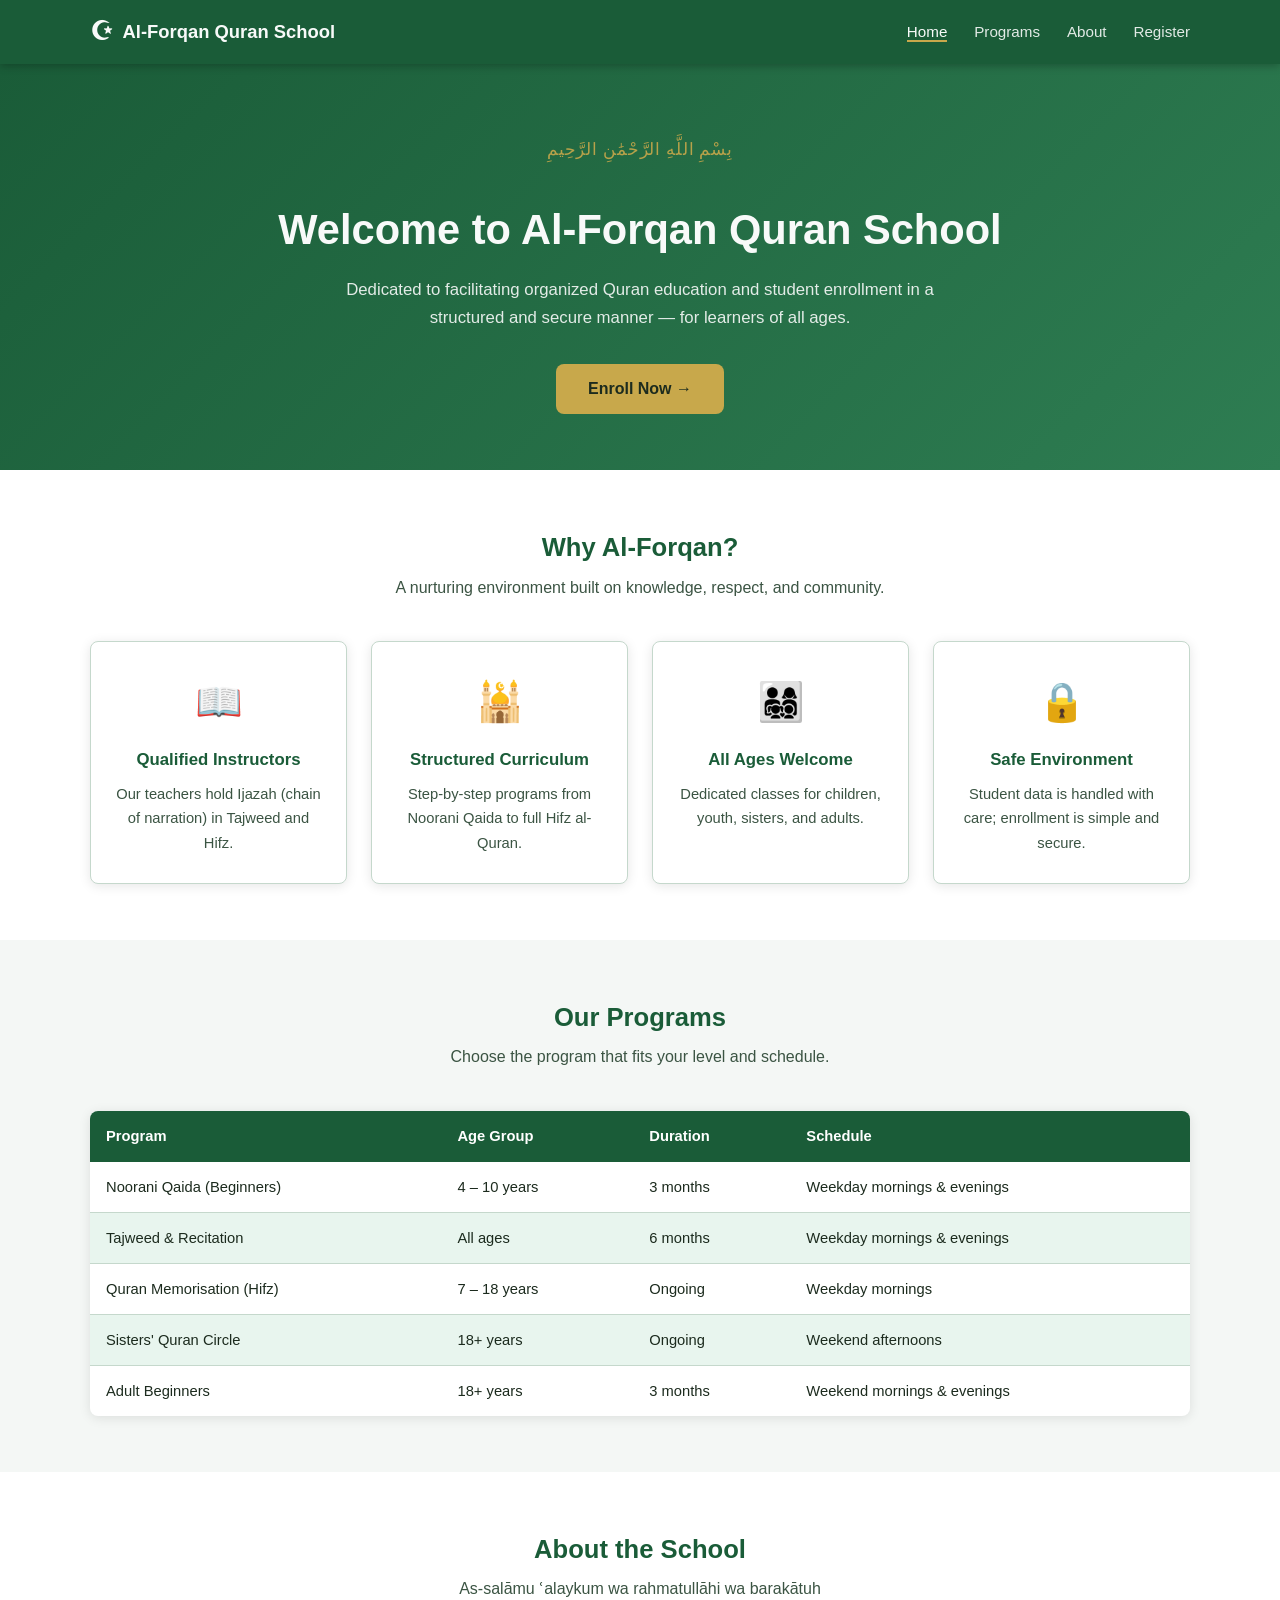
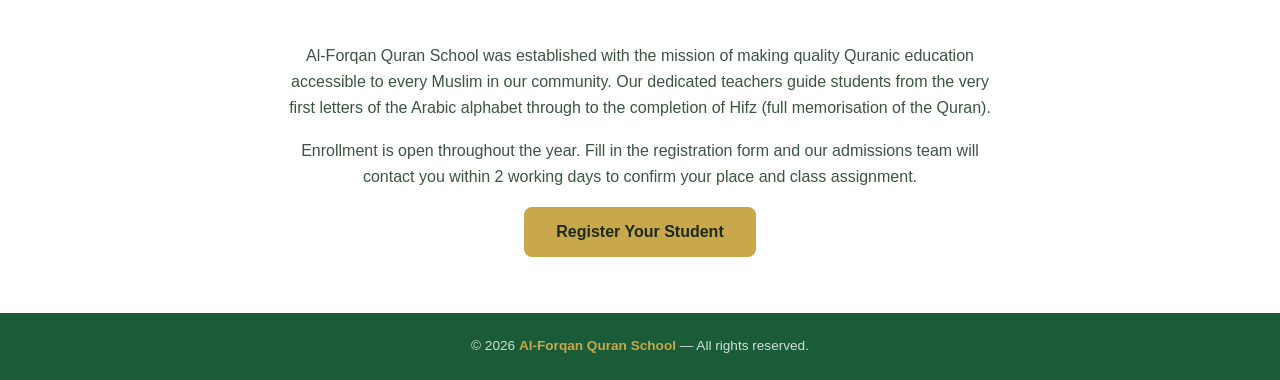
<file: index.html>
<!DOCTYPE html>
<html lang="en" dir="ltr">
<head>
  <meta charset="UTF-8" />
  <meta name="viewport" content="width=device-width, initial-scale=1.0" />
  <meta name="description" content="Al-Forqan Quran School – organized Quran education and student enrollment." />
  <title>Al-Forqan Quran School</title>
  <link rel="stylesheet" href="css/styles.css" />
</head>
<body>

  <!-- ===== Header ===== -->
  <header>
    <div class="nav-inner">
      <span class="brand">
        <span class="brand-icon">☪</span>
        Al-Forqan Quran School
      </span>
      <nav>
        <a href="index.html" class="active">Home</a>
        <a href="#programs">Programs</a>
        <a href="#about">About</a>
        <a href="register.html">Register</a>
      </nav>
    </div>
  </header>

  <!-- ===== Hero ===== -->
  <section class="hero">
    <p class="hero-bismillah">بِسْمِ اللَّهِ الرَّحْمَٰنِ الرَّحِيمِ</p>
    <h1>Welcome to Al-Forqan Quran School</h1>
    <p>
      Dedicated to facilitating organized Quran education and student enrollment
      in a structured and secure manner — for learners of all ages.
    </p>
    <a href="register.html" class="btn-primary">Enroll Now &rarr;</a>
  </section>

  <!-- ===== Features ===== -->
  <section class="section bg-light">
    <div class="section-inner">
      <h2 class="section-title">Why Al-Forqan?</h2>
      <p class="section-subtitle">A nurturing environment built on knowledge, respect, and community.</p>
      <div class="cards">
        <div class="card">
          <div class="card-icon">📖</div>
          <h3>Qualified Instructors</h3>
          <p>Our teachers hold Ijazah (chain of narration) in Tajweed and Hifz.</p>
        </div>
        <div class="card">
          <div class="card-icon">🕌</div>
          <h3>Structured Curriculum</h3>
          <p>Step-by-step programs from Noorani Qaida to full Hifz al-Quran.</p>
        </div>
        <div class="card">
          <div class="card-icon">👨‍👩‍👧‍👦</div>
          <h3>All Ages Welcome</h3>
          <p>Dedicated classes for children, youth, sisters, and adults.</p>
        </div>
        <div class="card">
          <div class="card-icon">🔒</div>
          <h3>Safe Environment</h3>
          <p>Student data is handled with care; enrollment is simple and secure.</p>
        </div>
      </div>
    </div>
  </section>

  <!-- ===== Programs ===== -->
  <section class="section" id="programs">
    <div class="section-inner">
      <h2 class="section-title">Our Programs</h2>
      <p class="section-subtitle">Choose the program that fits your level and schedule.</p>
      <table class="programs-table">
        <thead>
          <tr>
            <th>Program</th>
            <th>Age Group</th>
            <th>Duration</th>
            <th>Schedule</th>
          </tr>
        </thead>
        <tbody>
          <tr>
            <td>Noorani Qaida (Beginners)</td>
            <td>4 – 10 years</td>
            <td>3 months</td>
            <td>Weekday mornings &amp; evenings</td>
          </tr>
          <tr>
            <td>Tajweed &amp; Recitation</td>
            <td>All ages</td>
            <td>6 months</td>
            <td>Weekday mornings &amp; evenings</td>
          </tr>
          <tr>
            <td>Quran Memorisation (Hifz)</td>
            <td>7 – 18 years</td>
            <td>Ongoing</td>
            <td>Weekday mornings</td>
          </tr>
          <tr>
            <td>Sisters' Quran Circle</td>
            <td>18+ years</td>
            <td>Ongoing</td>
            <td>Weekend afternoons</td>
          </tr>
          <tr>
            <td>Adult Beginners</td>
            <td>18+ years</td>
            <td>3 months</td>
            <td>Weekend mornings &amp; evenings</td>
          </tr>
        </tbody>
      </table>
    </div>
  </section>

  <!-- ===== About ===== -->
  <section class="section bg-light" id="about">
    <div class="section-inner" style="max-width:720px;">
      <h2 class="section-title">About the School</h2>
      <p class="section-subtitle">As-salāmu ʿalaykum wa rahmatullāhi wa barakātuh</p>
      <p style="text-align:center; color: var(--text-mid); margin-bottom:1rem;">
        Al-Forqan Quran School was established with the mission of making quality
        Quranic education accessible to every Muslim in our community. Our dedicated
        teachers guide students from the very first letters of the Arabic alphabet
        through to the completion of Hifz (full memorisation of the Quran).
      </p>
      <p style="text-align:center; color: var(--text-mid);">
        Enrollment is open throughout the year. Fill in the registration form and
        our admissions team will contact you within 2 working days to confirm your
        place and class assignment.
      </p>
      <div class="text-center mt-1">
        <a href="register.html" class="btn-primary">Register Your Student</a>
      </div>
    </div>
  </section>

  <!-- ===== Footer ===== -->
  <footer>
    <p>&copy; <span id="year"></span> <strong>Al-Forqan Quran School</strong> — All rights reserved.</p>
  </footer>

  <script>
    document.getElementById('year').textContent = new Date().getFullYear();
  </script>

</body>
</html>
</file>
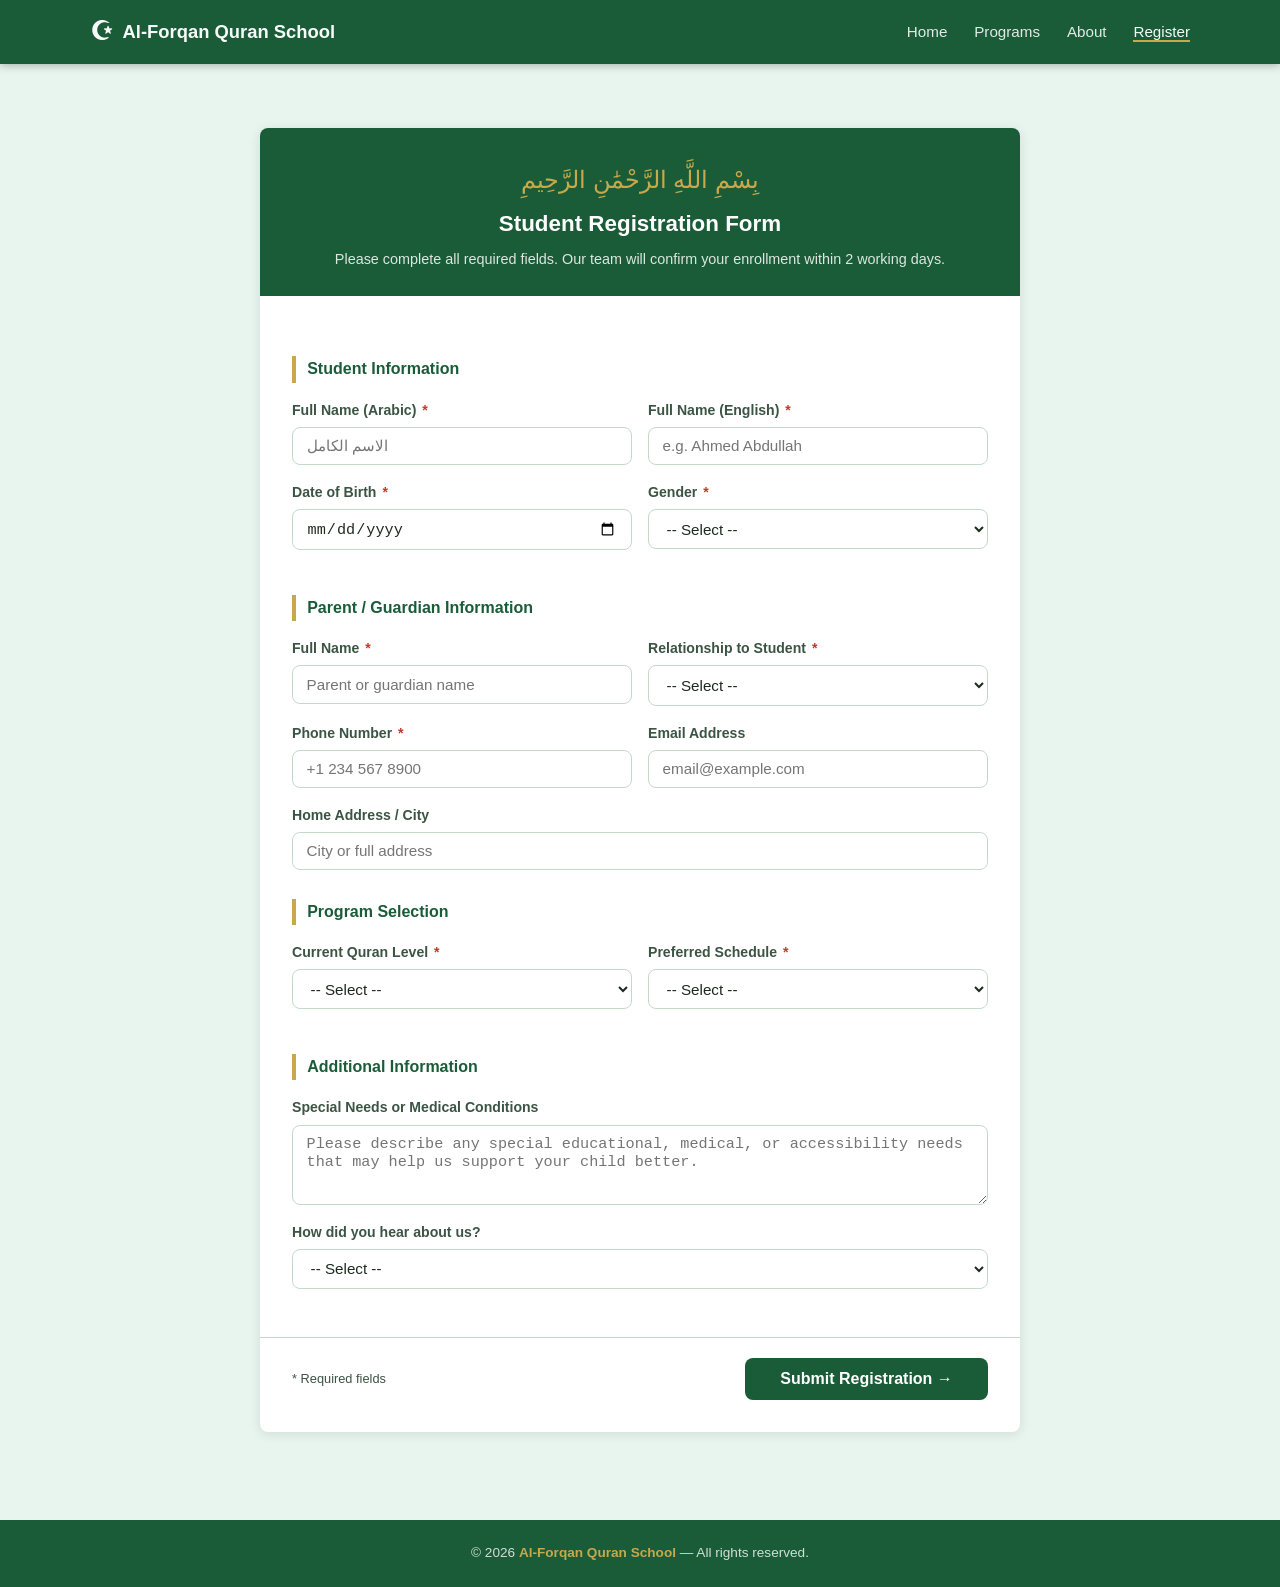
<file: register.html>
<!DOCTYPE html>
<html lang="en" dir="ltr">
<head>
  <meta charset="UTF-8" />
  <meta name="viewport" content="width=device-width, initial-scale=1.0" />
  <meta name="description" content="Al-Forqan Quran School – Student Registration Form" />
  <title>Student Registration – Al-Forqan Quran School</title>
  <link rel="stylesheet" href="css/styles.css" />
</head>
<body class="form-page">

  <!-- ===== Header ===== -->
  <header>
    <div class="nav-inner">
      <a href="index.html" class="brand" style="text-decoration:none;">
        <span class="brand-icon">☪</span>
        Al-Forqan Quran School
      </a>
      <nav>
        <a href="index.html">Home</a>
        <a href="index.html#programs">Programs</a>
        <a href="index.html#about">About</a>
        <a href="register.html" class="active">Register</a>
      </nav>
    </div>
  </header>

  <!-- ===== Form Container ===== -->
  <div style="padding: 1.5rem 1rem 3rem;">
    <div class="form-container">

      <!-- Form header -->
      <div class="form-header">
        <span class="bismillah">بِسْمِ اللَّهِ الرَّحْمَٰنِ الرَّحِيمِ</span>
        <h2>Student Registration Form</h2>
        <p>Please complete all required fields. Our team will confirm your enrollment within 2 working days.</p>
      </div>

      <!-- Success banner (hidden until submission) -->
      <div id="success-banner" role="alert" aria-live="polite">
        <div class="success-icon">✅</div>
        <h3>Registration Submitted Successfully!</h3>
        <p>Jazāk Allāhu Khayran. We have received your registration and will be in touch shortly.</p>
        <p>Your registration reference:<br/>
          <span class="reg-id" id="generated-reg-id"></span>
        </p>
        <p style="margin-top:0.8rem;">
          <a href="index.html">← Return to Home</a>
        </p>
      </div>

      <!-- Registration form -->
      <form id="registration-form" novalidate>
        <div class="form-body">

          <!-- Section: Student Information -->
          <h3 class="form-section-title">Student Information</h3>

          <div class="form-row">
            <div class="form-group">
              <label for="studentNameAr">Full Name (Arabic) <span class="req">*</span></label>
              <input
                type="text"
                id="studentNameAr"
                name="studentNameAr"
                placeholder="الاسم الكامل"
                dir="auto"
                autocomplete="name"
                required
              />
              <span class="field-error" aria-live="polite"></span>
            </div>

            <div class="form-group">
              <label for="studentNameEn">Full Name (English) <span class="req">*</span></label>
              <input
                type="text"
                id="studentNameEn"
                name="studentNameEn"
                placeholder="e.g. Ahmed Abdullah"
                autocomplete="name"
                required
              />
              <span class="field-error" aria-live="polite"></span>
            </div>
          </div>

          <div class="form-row">
            <div class="form-group">
              <label for="dateOfBirth">Date of Birth <span class="req">*</span></label>
              <input
                type="date"
                id="dateOfBirth"
                name="dateOfBirth"
                required
              />
              <span class="field-error" aria-live="polite"></span>
            </div>

            <div class="form-group">
              <label for="gender">Gender <span class="req">*</span></label>
              <select id="gender" name="gender" required>
                <option value="">-- Select --</option>
                <option value="male">Male</option>
                <option value="female">Female</option>
              </select>
              <span class="field-error" aria-live="polite"></span>
            </div>
          </div>

          <!-- Section: Parent / Guardian -->
          <h3 class="form-section-title">Parent / Guardian Information</h3>

          <div class="form-row">
            <div class="form-group">
              <label for="guardianName">Full Name <span class="req">*</span></label>
              <input
                type="text"
                id="guardianName"
                name="guardianName"
                placeholder="Parent or guardian name"
                autocomplete="name"
                required
              />
              <span class="field-error" aria-live="polite"></span>
            </div>

            <div class="form-group">
              <label for="guardianRelation">Relationship to Student <span class="req">*</span></label>
              <select id="guardianRelation" name="guardianRelation" required>
                <option value="">-- Select --</option>
                <option value="father">Father</option>
                <option value="mother">Mother</option>
                <option value="sibling">Sibling</option>
                <option value="self">Self (adult student)</option>
                <option value="other">Other</option>
              </select>
              <span class="field-error" aria-live="polite"></span>
            </div>
          </div>

          <div class="form-row">
            <div class="form-group">
              <label for="guardianPhone">Phone Number <span class="req">*</span></label>
              <input
                type="tel"
                id="guardianPhone"
                name="guardianPhone"
                placeholder="+1 234 567 8900"
                autocomplete="tel"
                required
              />
              <span class="field-error" aria-live="polite"></span>
            </div>

            <div class="form-group">
              <label for="guardianEmail">Email Address</label>
              <input
                type="email"
                id="guardianEmail"
                name="guardianEmail"
                placeholder="email@example.com"
                autocomplete="email"
              />
              <span class="field-error" aria-live="polite"></span>
            </div>
          </div>

          <div class="form-group">
            <label for="address">Home Address / City</label>
            <input
              type="text"
              id="address"
              name="address"
              placeholder="City or full address"
              autocomplete="address-level2"
            />
          </div>

          <!-- Section: Program Selection -->
          <h3 class="form-section-title">Program Selection</h3>

          <div class="form-row">
            <div class="form-group">
              <label for="quranLevel">Current Quran Level <span class="req">*</span></label>
              <select id="quranLevel" name="quranLevel" required>
                <option value="">-- Select --</option>
                <option value="complete-beginner">Complete Beginner (no Arabic)</option>
                <option value="noorani-qaida">Noorani Qaida (learning letters)</option>
                <option value="reading">Can read Quran with Tajweed help</option>
                <option value="reading-fluent">Reads fluently, wants to improve Tajweed</option>
                <option value="hifz-partial">Memorised some Juz (partial Hifz)</option>
                <option value="hifz-full">Seeks full Hifz program</option>
              </select>
              <span class="field-error" aria-live="polite"></span>
            </div>

            <div class="form-group">
              <label for="preferredTime">Preferred Schedule <span class="req">*</span></label>
              <select id="preferredTime" name="preferredTime" required>
                <option value="">-- Select --</option>
                <option value="weekday-morning">Weekday Mornings</option>
                <option value="weekday-evening">Weekday Evenings</option>
                <option value="weekend-morning">Weekend Mornings</option>
                <option value="weekend-afternoon">Weekend Afternoons</option>
                <option value="weekend-evening">Weekend Evenings</option>
              </select>
              <span class="field-error" aria-live="polite"></span>
            </div>
          </div>

          <!-- Section: Additional Notes -->
          <h3 class="form-section-title">Additional Information</h3>

          <div class="form-group">
            <label for="specialNeeds">Special Needs or Medical Conditions</label>
            <textarea
              id="specialNeeds"
              name="specialNeeds"
              placeholder="Please describe any special educational, medical, or accessibility needs that may help us support your child better."
            ></textarea>
          </div>

          <div class="form-group">
            <label for="heardFrom">How did you hear about us?</label>
            <select id="heardFrom" name="heardFrom">
              <option value="">-- Select --</option>
              <option value="friend">Friend or Family</option>
              <option value="masjid">Masjid Announcement</option>
              <option value="social-media">Social Media</option>
              <option value="flyer">Flyer / Poster</option>
              <option value="other">Other</option>
            </select>
          </div>

        </div><!-- /.form-body -->

        <!-- Form footer -->
        <div class="form-footer" id="form-footer">
          <span class="note"><span class="req">*</span> Required fields</span>
          <button type="submit" class="btn-submit">Submit Registration →</button>
        </div>

      </form><!-- /#registration-form -->

    </div><!-- /.form-container -->
  </div>

  <!-- ===== Footer ===== -->
  <footer>
    <p>&copy; <span id="year"></span> <strong>Al-Forqan Quran School</strong> — All rights reserved.</p>
  </footer>

  <script src="js/app.js"></script>
  <script>
    document.getElementById('year').textContent = new Date().getFullYear();
  </script>

</body>
</html>
</file>
<file: css/styles.css>
/* ============================================================
   Al-Forqan Quran School – Main Stylesheet
   ============================================================ */

/* ---- Reset & Base ----------------------------------------- */
*, *::before, *::after { box-sizing: border-box; margin: 0; padding: 0; }

:root {
  --green-dark:  #1a5c38;
  --green-mid:   #2e7d52;
  --green-light: #e8f5ee;
  --gold:        #c8a84b;
  --gold-light:  #f5e9c8;
  --text-dark:   #1c2b1e;
  --text-mid:    #3b5443;
  --text-light:  #f8faf9;
  --border:      #c5d8cc;
  --radius:      8px;
  --shadow:      0 2px 12px rgba(0,0,0,0.10);
}

html { scroll-behavior: smooth; }

body {
  font-family: 'Segoe UI', Tahoma, Geneva, Verdana, sans-serif;
  background: #f4f7f5;
  color: var(--text-dark);
  line-height: 1.65;
}

a { color: var(--green-mid); text-decoration: none; }
a:hover { text-decoration: underline; }

img { max-width: 100%; }

/* ---- Header / Navigation ---------------------------------- */
header {
  background: var(--green-dark);
  color: var(--text-light);
  padding: 0 1.5rem;
  position: sticky;
  top: 0;
  z-index: 100;
  box-shadow: 0 2px 8px rgba(0,0,0,0.25);
}

.nav-inner {
  max-width: 1100px;
  margin: 0 auto;
  display: flex;
  align-items: center;
  justify-content: space-between;
  height: 64px;
  gap: 1rem;
}

.brand {
  display: flex;
  align-items: center;
  gap: 0.6rem;
  font-size: 1.15rem;
  font-weight: 700;
  color: var(--text-light);
  white-space: nowrap;
}

.brand-icon {
  font-size: 1.6rem;
  line-height: 1;
}

nav a {
  color: var(--text-light);
  font-weight: 500;
  margin-left: 1.4rem;
  font-size: 0.95rem;
  opacity: 0.9;
  transition: opacity 0.2s;
}

nav a:hover, nav a.active { opacity: 1; text-decoration: none; border-bottom: 2px solid var(--gold); }

/* ---- Hero Banner ------------------------------------------ */
.hero {
  background: linear-gradient(135deg, var(--green-dark) 0%, var(--green-mid) 100%);
  color: var(--text-light);
  text-align: center;
  padding: 4.5rem 1.5rem 3.5rem;
}

.hero-bismillah {
  font-size: 2rem;
  color: var(--gold);
  letter-spacing: 0.05em;
  margin-bottom: 0.6rem;
  font-family: 'Amiri', Georgia, serif;
}

.hero h1 {
  font-size: clamp(1.6rem, 4vw, 2.6rem);
  font-weight: 800;
  margin-bottom: 0.75rem;
}

.hero p {
  font-size: 1.05rem;
  opacity: 0.9;
  max-width: 600px;
  margin: 0 auto 2rem;
}

.btn-primary {
  display: inline-block;
  background: var(--gold);
  color: var(--text-dark);
  font-weight: 700;
  font-size: 1rem;
  padding: 0.75rem 2rem;
  border-radius: var(--radius);
  border: none;
  cursor: pointer;
  transition: background 0.2s, transform 0.1s;
  text-decoration: none;
}

.btn-primary:hover { background: #d4b05a; transform: translateY(-1px); text-decoration: none; }
.btn-primary:active { transform: translateY(0); }

/* ---- Section Wrapper -------------------------------------- */
.section { padding: 3.5rem 1.5rem; }
.section-inner { max-width: 1100px; margin: 0 auto; }

.section-title {
  font-size: 1.6rem;
  font-weight: 700;
  color: var(--green-dark);
  text-align: center;
  margin-bottom: 0.4rem;
}

.section-subtitle {
  text-align: center;
  color: var(--text-mid);
  margin-bottom: 2.5rem;
}

/* ---- Info Cards ------------------------------------------- */
.cards {
  display: grid;
  grid-template-columns: repeat(auto-fit, minmax(230px, 1fr));
  gap: 1.5rem;
}

.card {
  background: #fff;
  border: 1px solid var(--border);
  border-radius: var(--radius);
  padding: 1.75rem 1.5rem;
  box-shadow: var(--shadow);
  text-align: center;
}

.card-icon {
  font-size: 2.4rem;
  margin-bottom: 0.8rem;
}

.card h3 {
  font-size: 1.05rem;
  font-weight: 700;
  color: var(--green-dark);
  margin-bottom: 0.5rem;
}

.card p { font-size: 0.92rem; color: var(--text-mid); }

/* ---- Programs Table --------------------------------------- */
.programs-table {
  width: 100%;
  border-collapse: collapse;
  background: #fff;
  border-radius: var(--radius);
  overflow: hidden;
  box-shadow: var(--shadow);
}

.programs-table th {
  background: var(--green-dark);
  color: #fff;
  padding: 0.85rem 1rem;
  text-align: left;
  font-size: 0.92rem;
  font-weight: 600;
}

.programs-table td {
  padding: 0.8rem 1rem;
  border-bottom: 1px solid var(--border);
  font-size: 0.92rem;
}

.programs-table tr:last-child td { border-bottom: none; }
.programs-table tr:nth-child(even) td { background: var(--green-light); }

/* ---- Registration Form Page ------------------------------- */
.form-page { background: var(--green-light); min-height: 100vh; }

.form-container {
  max-width: 760px;
  margin: 2.5rem auto;
  background: #fff;
  border-radius: var(--radius);
  box-shadow: var(--shadow);
  overflow: hidden;
}

.form-header {
  background: var(--green-dark);
  color: #fff;
  padding: 2rem 2rem 1.5rem;
  text-align: center;
}

.form-header .bismillah {
  font-size: 1.5rem;
  color: var(--gold);
  display: block;
  margin-bottom: 0.4rem;
}

.form-header h2 { font-size: 1.4rem; font-weight: 700; }
.form-header p  { font-size: 0.9rem; opacity: 0.85; margin-top: 0.3rem; }

.form-body { padding: 2rem; }

.form-section-title {
  font-size: 1rem;
  font-weight: 700;
  color: var(--green-dark);
  border-left: 4px solid var(--gold);
  padding-left: 0.7rem;
  margin: 1.8rem 0 1rem;
}

.form-row {
  display: grid;
  grid-template-columns: 1fr 1fr;
  gap: 1rem;
}

@media (max-width: 560px) {
  .form-row { grid-template-columns: 1fr; }
}

.form-group {
  display: flex;
  flex-direction: column;
  margin-bottom: 1rem;
}

.form-group label {
  font-size: 0.88rem;
  font-weight: 600;
  color: var(--text-mid);
  margin-bottom: 0.3rem;
}

.form-group label .req { color: #c0392b; margin-left: 2px; }

.form-group input,
.form-group select,
.form-group textarea {
  padding: 0.6rem 0.85rem;
  border: 1.5px solid var(--border);
  border-radius: var(--radius);
  font-size: 0.95rem;
  color: var(--text-dark);
  background: #fff;
  transition: border-color 0.2s, box-shadow 0.2s;
  width: 100%;
}

.form-group input:focus,
.form-group select:focus,
.form-group textarea:focus {
  outline: none;
  border-color: var(--green-mid);
  box-shadow: 0 0 0 3px rgba(46,125,82,0.12);
}

.form-group textarea { resize: vertical; min-height: 80px; }

.form-group .field-error {
  font-size: 0.8rem;
  color: #c0392b;
  margin-top: 0.25rem;
  display: none;
}

.form-group.invalid input,
.form-group.invalid select,
.form-group.invalid textarea {
  border-color: #c0392b;
}

.form-group.invalid .field-error { display: block; }

.form-footer {
  padding: 1.25rem 2rem 2rem;
  display: flex;
  align-items: center;
  justify-content: space-between;
  gap: 1rem;
  border-top: 1px solid var(--border);
  flex-wrap: wrap;
}

.form-footer .note { font-size: 0.8rem; color: var(--text-mid); }

.btn-submit {
  background: var(--green-dark);
  color: #fff;
  border: none;
  border-radius: var(--radius);
  padding: 0.75rem 2.2rem;
  font-size: 1rem;
  font-weight: 700;
  cursor: pointer;
  transition: background 0.2s, transform 0.1s;
}

.btn-submit:hover { background: var(--green-mid); transform: translateY(-1px); }
.btn-submit:active { transform: translateY(0); }

/* ---- Success Banner --------------------------------------- */
#success-banner {
  display: none;
  background: var(--green-light);
  border: 1.5px solid var(--green-mid);
  border-radius: var(--radius);
  padding: 1.5rem 2rem;
  margin: 0 2rem 2rem;
  text-align: center;
}

#success-banner.visible { display: block; }

#success-banner .success-icon { font-size: 2.5rem; }

#success-banner h3 {
  color: var(--green-dark);
  margin: 0.5rem 0 0.3rem;
  font-size: 1.15rem;
}

#success-banner p { color: var(--text-mid); font-size: 0.92rem; }

#success-banner .reg-id {
  display: inline-block;
  margin-top: 0.6rem;
  background: var(--gold-light);
  border: 1px solid var(--gold);
  border-radius: 4px;
  padding: 0.3rem 0.8rem;
  font-family: monospace;
  font-size: 0.95rem;
  font-weight: 700;
  color: var(--text-dark);
}

/* ---- Footer ----------------------------------------------- */
footer {
  background: var(--green-dark);
  color: rgba(255,255,255,0.8);
  text-align: center;
  padding: 1.4rem 1rem;
  font-size: 0.85rem;
}

footer strong { color: var(--gold); }

/* ---- Utilities -------------------------------------------- */
.bg-light { background: #fff; }
.text-center { text-align: center; }
.mt-1 { margin-top: 1rem; }
</file>
